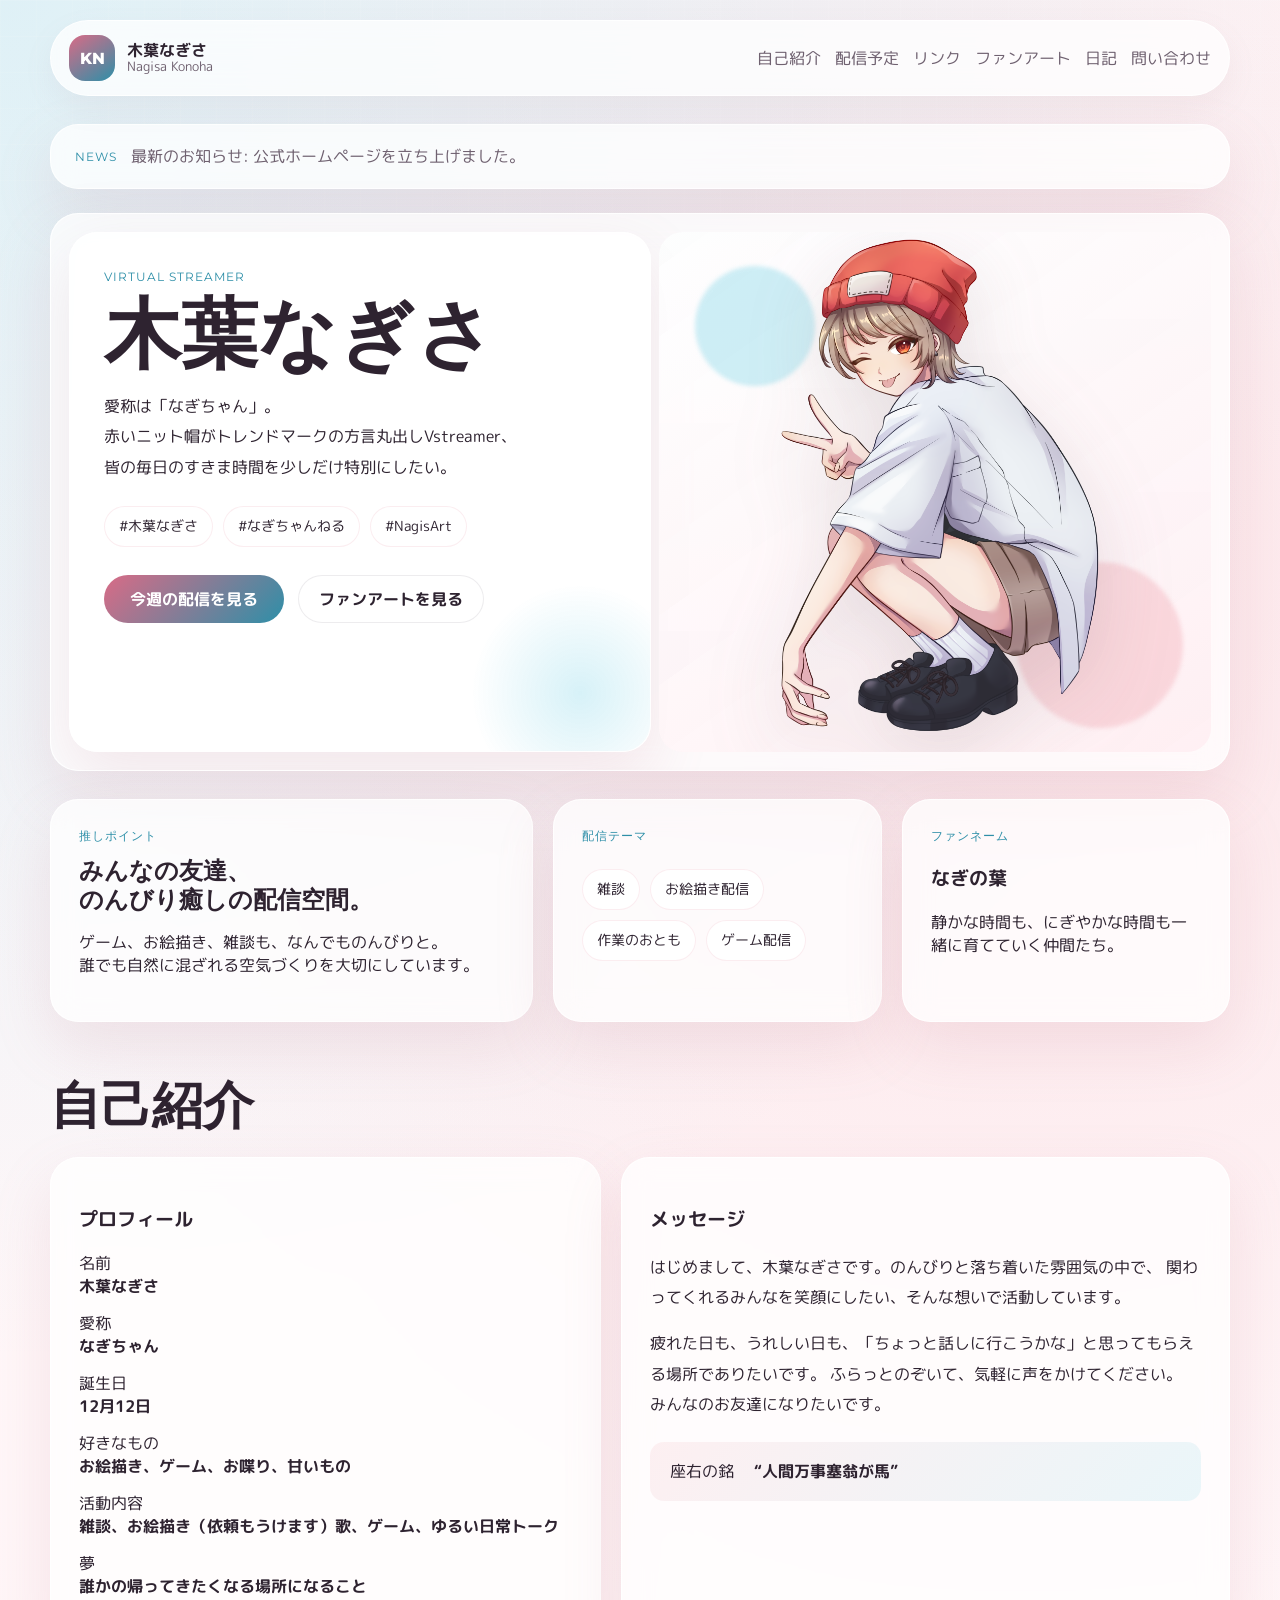
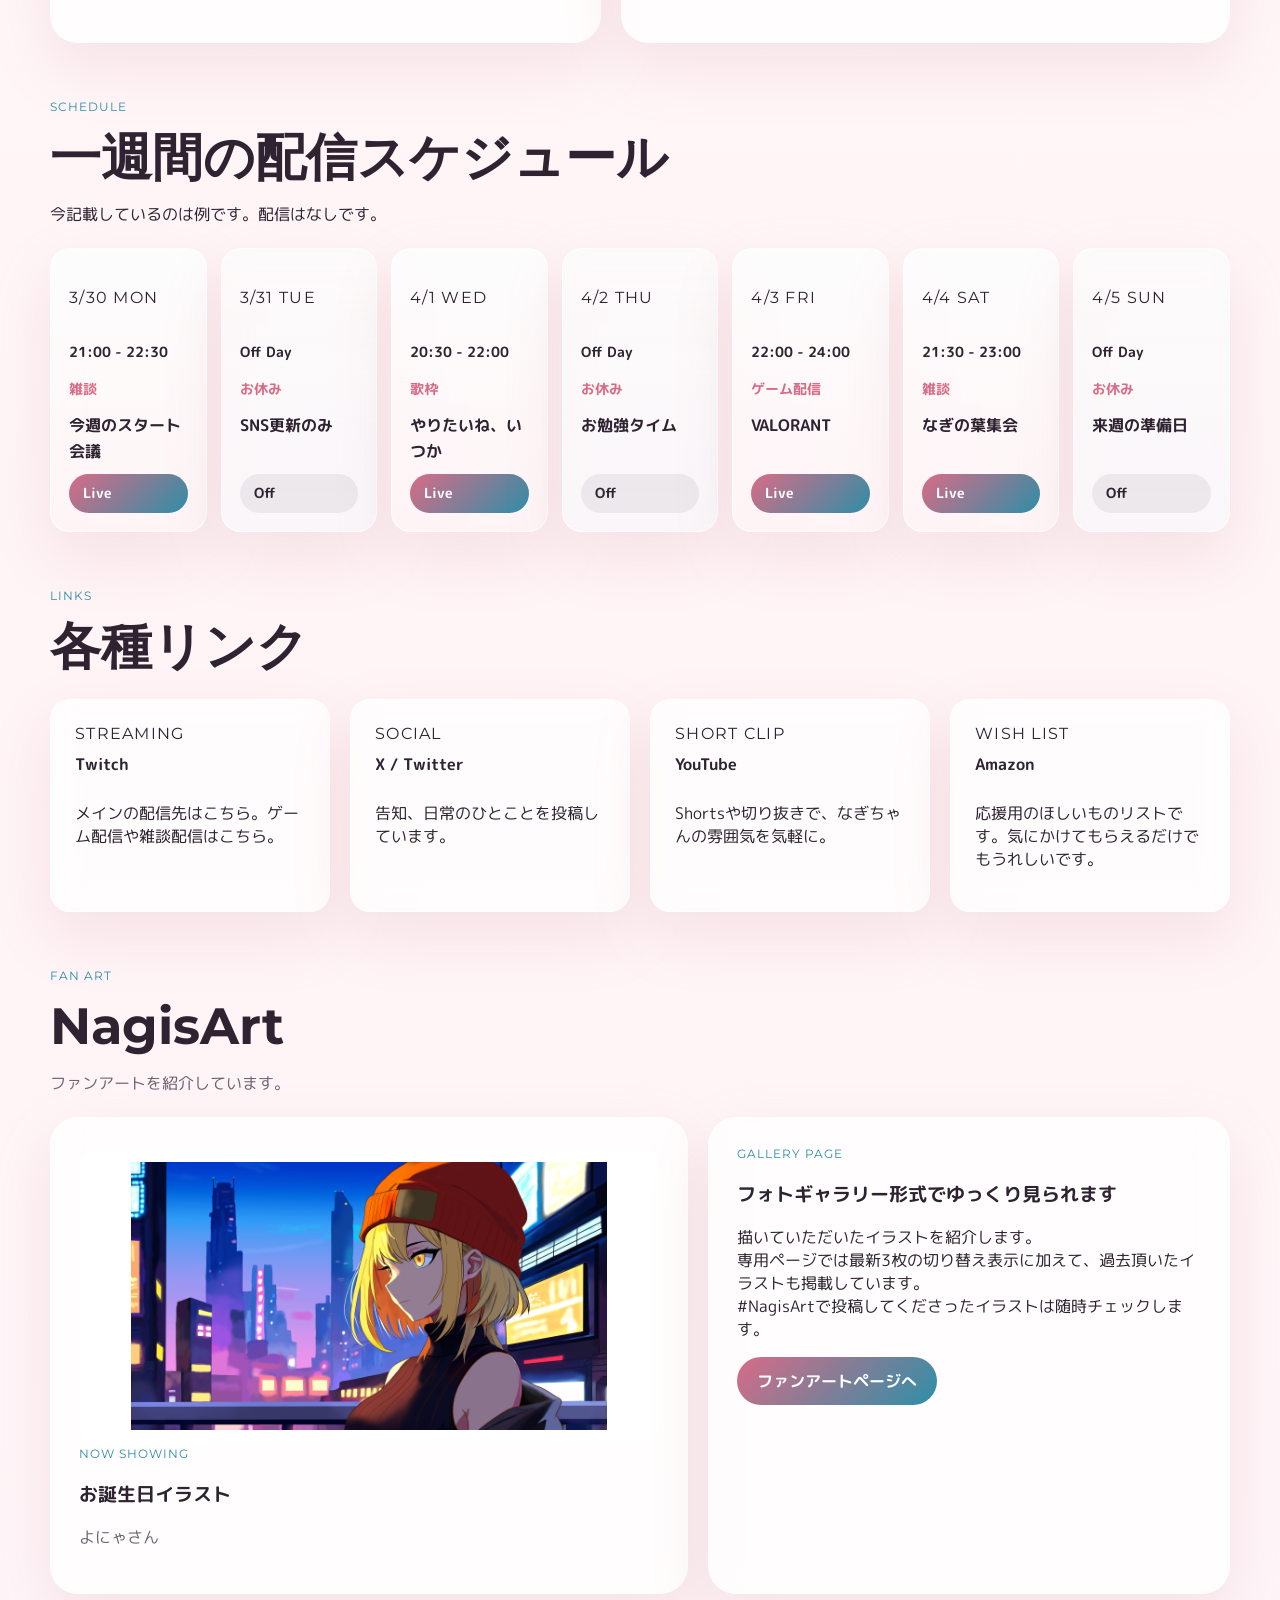
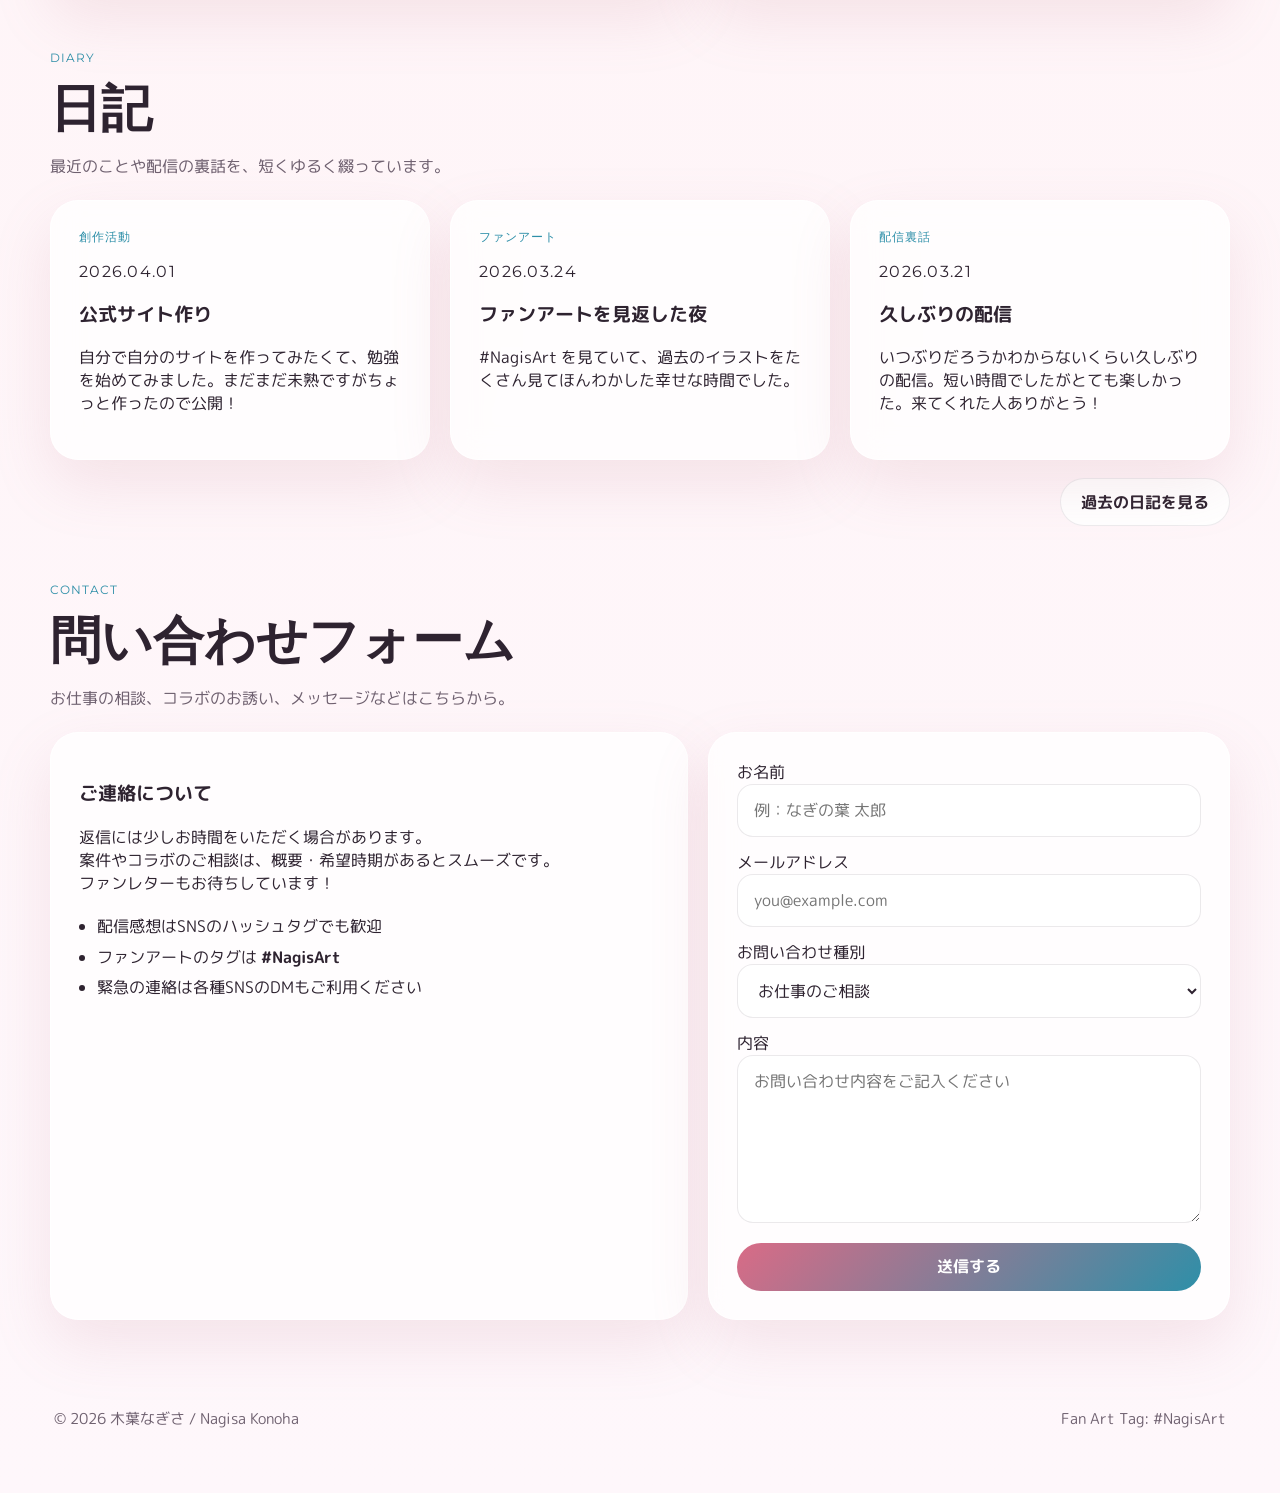
<file: index.html>
<!DOCTYPE html>
<html lang="ja">
  <head>
    <meta charset="UTF-8" />
    <meta name="viewport" content="width=device-width, initial-scale=1.0" />
    <title>木葉なぎさ | 公式プロフィールサイト</title>
    <meta
      name="description"
      content="Vtuber 木葉なぎさ（なぎちゃん）の自己紹介、配信スケジュール、各種リンク、日記、問い合わせをまとめたプロフィールサイト。"
    />
    <link rel="preconnect" href="https://fonts.googleapis.com" />
    <link rel="preconnect" href="https://fonts.gstatic.com" crossorigin />
    <link
      href="https://fonts.googleapis.com/css2?family=M+PLUS+Rounded+1c:wght@400;500;700;800&family=Montserrat:wght@500;700;800&display=swap"
      rel="stylesheet"
    />
    <link rel="stylesheet" href="./styles.css" />
  </head>
  <body>
    <div class="page-shell">
      <header class="site-header">
        <a class="brand" href="#top">
          <span class="brand-mark">KN</span>
          <span class="brand-text">
            <strong>木葉なぎさ</strong>
            <small>Nagisa Konoha</small>
          </span>
        </a>
        <nav class="site-nav" aria-label="主要メニュー">
          <a href="#about">自己紹介</a>
          <a href="#schedule">配信予定</a>
          <a href="#links">リンク</a>
          <a href="./fanart.html">ファンアート</a>
          <a href="./diary.html">日記</a>
          <a href="#contact">問い合わせ</a>
        </nav>
      </header>

      <main id="top">
        <section class="notice-strip card" aria-label="お知らせ">
          <p class="panel-label">News</p>
          <p class="notice-text">最新のお知らせ: 公式ホームページを立ち上げました。</p>
        </section>

        <section class="hero hero-unified">
          <div class="hero-card hero-merged-card">
            <div class="hero-copy">
              <p class="eyebrow">Virtual Streamer</p>
              <h1>木葉なぎさ</h1>
              <p class="hero-subtitle">
                愛称は「なぎちゃん」。<br />
                赤いニット帽がトレンドマークの方言丸出しVstreamer、
                <br />皆の毎日のすきま時間を少しだけ特別にしたい。
              </p>

              <div class="hero-tags" aria-label="ハッシュタグ">
                <span>#木葉なぎさ</span>
                <span>#なぎちゃんねる</span>
                <span>#NagisArt</span>
              </div>

              <div class="hero-actions">
                <a class="button button-primary" href="#schedule">今週の配信を見る</a>
                <a class="button button-secondary" href="./fanart.html">ファンアートを見る</a>
              </div>
            </div>

            <div class="hero-visual-card hero-visual-only">
              <div class="hero-portrait">
                <div class="portrait-orb orb-one"></div>
                <div class="portrait-orb orb-two"></div>
                <img
                  class="hero-standing-image"
                  src="./assets/nagisa-standing.png"
                  alt="木葉なぎさの立ち絵"
                />
              </div>
            </div>
          </div>
        </section>

        <section class="quick-panels">
          <article class="panel info-panel">
            <p class="panel-label">推しポイント</p>
            <h2>みんなの友達、<br />のんびり癒しの配信空間。</h2>
            <p>
              ゲーム、お絵描き、雑談も、なんでものんびりと。
              <br />誰でも自然に混ざれる空気づくりを大切にしています。
            </p>
          </article>

          <article class="panel mini-card">
            <p class="panel-label">配信テーマ</p>
            <ul class="chip-list">
              <li>雑談</li>
              <li>お絵描き配信</li>
              <li>作業のおとも</li>
              <li>ゲーム配信</li>
            </ul>
          </article>

          <article class="panel mini-card">
            <p class="panel-label">ファンネーム</p>
            <h3>なぎの葉</h3>
            <p>静かな時間も、にぎやかな時間も一緒に育てていく仲間たち。</p>
          </article>
        </section>

        <section class="section" id="about">
          <div class="section-heading">
            <h2>自己紹介</h2>
          </div>

          <div class="about-grid">
            <article class="card profile-card">
              <h3>プロフィール</h3>
              <dl class="profile-list">
                <div>
                  <dt>名前</dt>
                  <dd>木葉なぎさ</dd>
                </div>
                <div>
                  <dt>愛称</dt>
                  <dd>なぎちゃん</dd>
                </div>
                <div>
                  <dt>誕生日</dt>
                  <dd>12月12日</dd>
                </div>
                <div>
                  <dt>好きなもの</dt>
                  <dd>お絵描き、ゲーム、お喋り、甘いもの</dd>
                </div>
                <div>
                  <dt>活動内容</dt>
                  <dd>雑談、お絵描き（依頼もうけます）歌、ゲーム、ゆるい日常トーク</dd>
                </div>
                <div>
                  <dt>夢</dt>
                  <dd>誰かの帰ってきたくなる場所になること</dd>
                </div>
              </dl>
            </article>

            <article class="card message-card">
              <h3>メッセージ</h3>
              <p>
                はじめまして、木葉なぎさです。のんびりと落ち着いた雰囲気の中で、
                関わってくれるみんなを笑顔にしたい、そんな想いで活動しています。
              </p>
              <p>
                疲れた日も、うれしい日も、「ちょっと話しに行こうかな」と思ってもらえる場所でありたいです。
                ふらっとのぞいて、気軽に声をかけてください。
                みんなのお友達になりたいです。
              </p>
              <div class="quote-box">
                <span>座右の銘</span>
                <strong>　“人間万事塞翁が馬”</strong>
              </div>
            </article>
          </div>
        </section>

        <section class="section" id="schedule">
          <div class="section-heading">
            <p class="section-kicker">Schedule</p>
            <h2>一週間の配信スケジュール</h2>
            <p>今記載しているのは例です。配信はなしです。</p>
          </div>

          <div class="schedule-grid" id="schedule-grid">
            <article class="schedule-day live">
              <p class="schedule-date">3/30 Mon</p>
              <p class="schedule-time">21:00 - 22:30</p>
              <p class="schedule-category">雑談</p>
              <h3>今週のスタート会議</h3>
              <span class="status live">Live</span>
            </article>
            <article class="schedule-day off">
              <p class="schedule-date">3/31 Tue</p>
              <p class="schedule-time">Off Day</p>
              <p class="schedule-category">お休み</p>
              <h3>SNS更新のみ</h3>
              <span class="status off">Off</span>
            </article>
            <article class="schedule-day live">
              <p class="schedule-date">4/1 Wed</p>
              <p class="schedule-time">20:30 - 22:00</p>
              <p class="schedule-category">歌枠</p>
              <h3>やりたいね、いつか</h3>
              <span class="status live">Live</span>
            </article>
            <article class="schedule-day off">
              <p class="schedule-date">4/2 Thu</p>
              <p class="schedule-time">Off Day</p>
              <p class="schedule-category">お休み</p>
              <h3>お勉強タイム</h3>
              <span class="status off">Off</span>
            </article>
            <article class="schedule-day live">
              <p class="schedule-date">4/3 Fri</p>
              <p class="schedule-time">22:00 - 24:00</p>
              <p class="schedule-category">ゲーム配信</p>
              <h3>VALORANT</h3>
              <span class="status live">Live</span>
            </article>
            <article class="schedule-day live">
              <p class="schedule-date">4/4 Sat</p>
              <p class="schedule-time">21:30 - 23:00</p>
              <p class="schedule-category">雑談</p>
              <h3>なぎの葉集会</h3>
              <span class="status live">Live</span>
            </article>
            <article class="schedule-day off">
              <p class="schedule-date">4/5 Sun</p>
              <p class="schedule-time">Off Day</p>
              <p class="schedule-category">お休み</p>
              <h3>来週の準備日</h3>
              <span class="status off">Off</span>
            </article>
          </div>
        </section>

        <section class="section" id="links">
          <div class="section-heading">
            <p class="section-kicker">Links</p>
            <h2>各種リンク</h2>
          </div>

          <div class="link-grid">
            <a class="link-card" href="https://www.twitch.tv/na_kn0480" aria-label="Twitch" target="_blank" rel="noreferrer noopener">
              <span class="link-type">Streaming</span>
              <strong>Twitch</strong>
              <p>メインの配信先はこちら。ゲーム配信や雑談配信はこちら。</p>
            </a>
            <a class="link-card" href="https://x.com/na_kn0480" aria-label="X / Twitter" target="_blank" rel="noreferrer noopener">
              <span class="link-type">Social</span>
              <strong>X / Twitter</strong>
              <p>告知、日常のひとことを投稿しています。</p>
            </a>
            <a class="link-card" href="https://www.youtube.com/@nakn1945" aria-label="YouTube" target="_blank" rel="noreferrer noopener">
              <span class="link-type">Short Clip</span>
              <strong>YouTube</strong>
              <p>Shortsや切り抜きで、なぎちゃんの雰囲気を気軽に。</p>
            </a>
            <a class="link-card" href="https://www.amazon.jp/hz/wishlist/ls/10HDTFAO8Y2AV?ref_=wl_share" aria-label="Amazon Wish List" target="_blank" rel="noreferrer noopener">
              <span class="link-type">Wish List</span>
              <strong>Amazon</strong>
              <p>応援用のほしいものリストです。気にかけてもらえるだけでもうれしいです。</p>
            </a>
          </div>
        </section>

        <section class="section" id="fanart-preview">
          <div class="section-heading">
            <p class="section-kicker">Fan Art</p>
            <h2>NagisArt</h2>
             <p class="section-description">
              ファンアートを紹介しています。
            </p>
          </div>

          <div class="fanart-preview-layout">
            <article class="fanart-slider-card card">
              <div class="fanart-slider" data-slider="fanart-preview" id="fanart-preview-slider"></div>
              <div class="fanart-slider-meta">
                <p class="panel-label">Now Showing</p>
                <h3 id="fanart-preview-title">読み込み中...</h3>
                <p id="fanart-preview-artist">Loading...</p>
              </div>
            </article>

            <article class="card fanart-preview-note">
              <p class="panel-label">Gallery Page</p>
              <h3>フォトギャラリー形式でゆっくり見られます</h3>
              <p>
                描いていただいたイラストを紹介します。
                <br />専用ページでは最新3枚の切り替え表示に加えて、過去頂いたイラストも掲載しています。
                <br />#NagisArtで投稿してくださったイラストは随時チェックします。
              </p>
              <a class="button button-primary" href="./fanart.html">ファンアートページへ</a>
            </article>
          </div>
        </section>

        <section class="section" id="diary">
          <div class="section-heading">
            <p class="section-kicker">Diary</p>
            <h2>日記</h2>
            <p class="section-description">最近のことや配信の裏話を、短くゆるく綴っています。</p>
          </div>

          <div class="diary-list" id="top-diary-list"></div>

          <div class="diary-link-row">
            <a class="button button-secondary" href="./diary.html">過去の日記を見る</a>
          </div>
        </section>

        <section class="section" id="contact">
          <div class="section-heading">
            <p class="section-kicker">Contact</p>
            <h2>問い合わせフォーム</h2>
            <p class="section-description">
              お仕事の相談、コラボのお誘い、メッセージなどはこちらから。
            </p>
          </div>

          <div class="contact-layout">
            <article class="contact-note card">
              <h3>ご連絡について</h3>
              <p>
                返信には少しお時間をいただく場合があります。
                <br />案件やコラボのご相談は、概要・希望時期があるとスムーズです。
                <br />ファンレターもお待ちしています！
              </p>
              <ul class="contact-points">
                <li>配信感想はSNSのハッシュタグでも歓迎</li>
                <li>ファンアートのタグは <strong>#NagisArt</strong></li>
                <li>緊急の連絡は各種SNSのDMもご利用ください</li>
              </ul>
            </article>

            <form class="contact-form card">
              <label>
                お名前
                <input type="text" name="name" placeholder="例：なぎの葉 太郎" />
              </label>
              <label>
                メールアドレス
                <input type="email" name="email" placeholder="you@example.com" />
              </label>
              <label>
                お問い合わせ種別
                <select name="type">
                  <option>お仕事のご相談</option>
                  <option>コラボのお誘い</option>
                  <option>応援メッセージ</option>
                  <option>その他</option>
                </select>
              </label>
              <label>
                内容
                <textarea
                  name="message"
                  rows="6"
                  placeholder="お問い合わせ内容をご記入ください"
                ></textarea>
              </label>
              <button class="button button-primary" type="submit">送信する</button>
            </form>
          </div>
        </section>
      </main>

      <footer class="site-footer">
        <p>© 2026 木葉なぎさ / Nagisa Konoha</p>
        <p>Fan Art Tag: #NagisArt</p>
      </footer>
    </div>

    <script src="./data/fanart.js"></script>
    <script src="./data/diary.js"></script>
    <script src="./script.js"></script>
  </body>
</html>
</file>
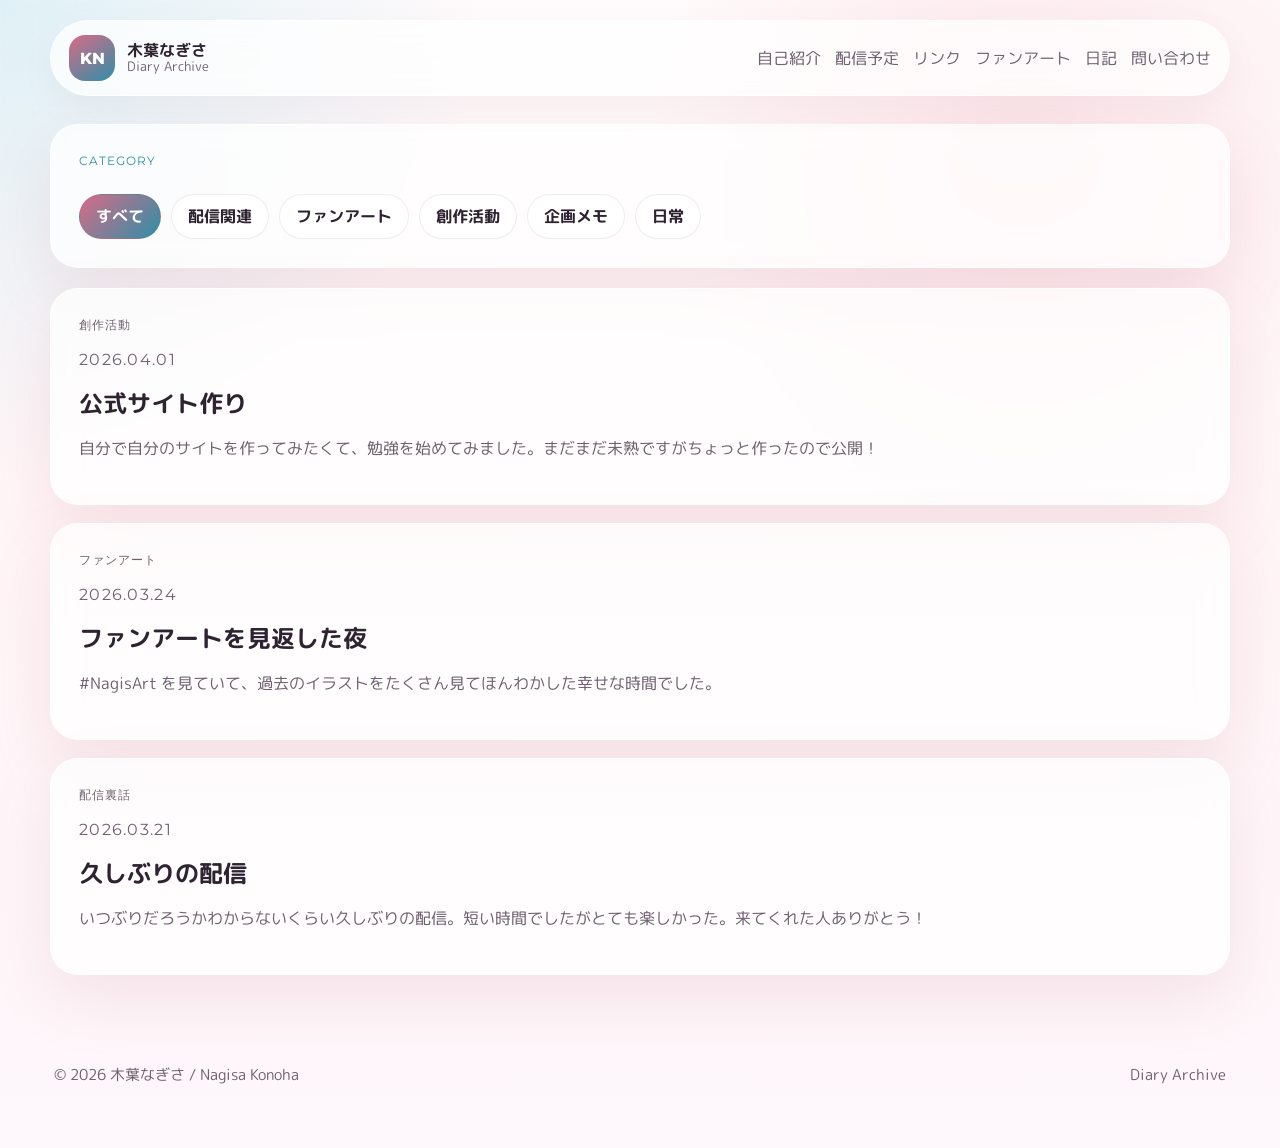
<file: diary.html>
<!DOCTYPE html>
<html lang="ja">
  <head>
    <meta charset="UTF-8" />
    <meta name="viewport" content="width=device-width, initial-scale=1.0" />
    <title>木葉なぎさ | 日記アーカイブ</title>
    <meta
      name="description"
      content="木葉なぎさの日記アーカイブ。カテゴリーで絞り込みながら、過去のブログや近況メモを読めます。"
    />
    <link rel="preconnect" href="https://fonts.googleapis.com" />
    <link rel="preconnect" href="https://fonts.gstatic.com" crossorigin />
    <link
      href="https://fonts.googleapis.com/css2?family=M+PLUS+Rounded+1c:wght@400;500;700;800&family=Montserrat:wght@500;700;800&display=swap"
      rel="stylesheet"
    />
    <link rel="stylesheet" href="./styles.css" />
  </head>
  <body>
    <div class="page-shell">
      <header class="site-header">
        <a class="brand" href="./index.html">
          <span class="brand-mark">KN</span>
          <span class="brand-text">
            <strong>木葉なぎさ</strong>
            <small>Diary Archive</small>
          </span>
        </a>
        <nav class="site-nav" aria-label="主要メニュー">
          <a href="./index.html#about">自己紹介</a>
          <a href="./index.html#schedule">配信予定</a>
          <a href="./index.html#links">リンク</a>
          <a href="./fanart.html">ファンアート</a>
          <a href="./diary.html">日記</a>
          <a href="./index.html#contact">問い合わせ</a>
        </nav>
      </header>

      <main>
        <section class="section">
          <div class="diary-filter card">
            <div class="diary-filter-row">
              <p class="panel-label">Category</p>
              <div class="category-chips">
                <button class="category-chip is-active" type="button" data-category="all">すべて</button>
                <button class="category-chip" type="button" data-category="配信関連">配信関連</button>
                <button class="category-chip" type="button" data-category="ファンアート">ファンアート</button>
                <button class="category-chip" type="button" data-category="創作活動">創作活動</button>
                <button class="category-chip" type="button" data-category="企画メモ">企画メモ</button>
                <button class="category-chip" type="button" data-category="日常">日常</button>
              </div>
            </div>
          </div>

          <div class="archive-diary-list" id="archive-diary-list"></div>
        </section>
      </main>

      <footer class="site-footer">
        <p>© 2026 木葉なぎさ / Nagisa Konoha</p>
        <p>Diary Archive</p>
      </footer>
    </div>

    <script src="./data/fanart.js"></script>
    <script src="./data/diary.js"></script>
    <script src="./script.js"></script>
  </body>
</html>
</file>
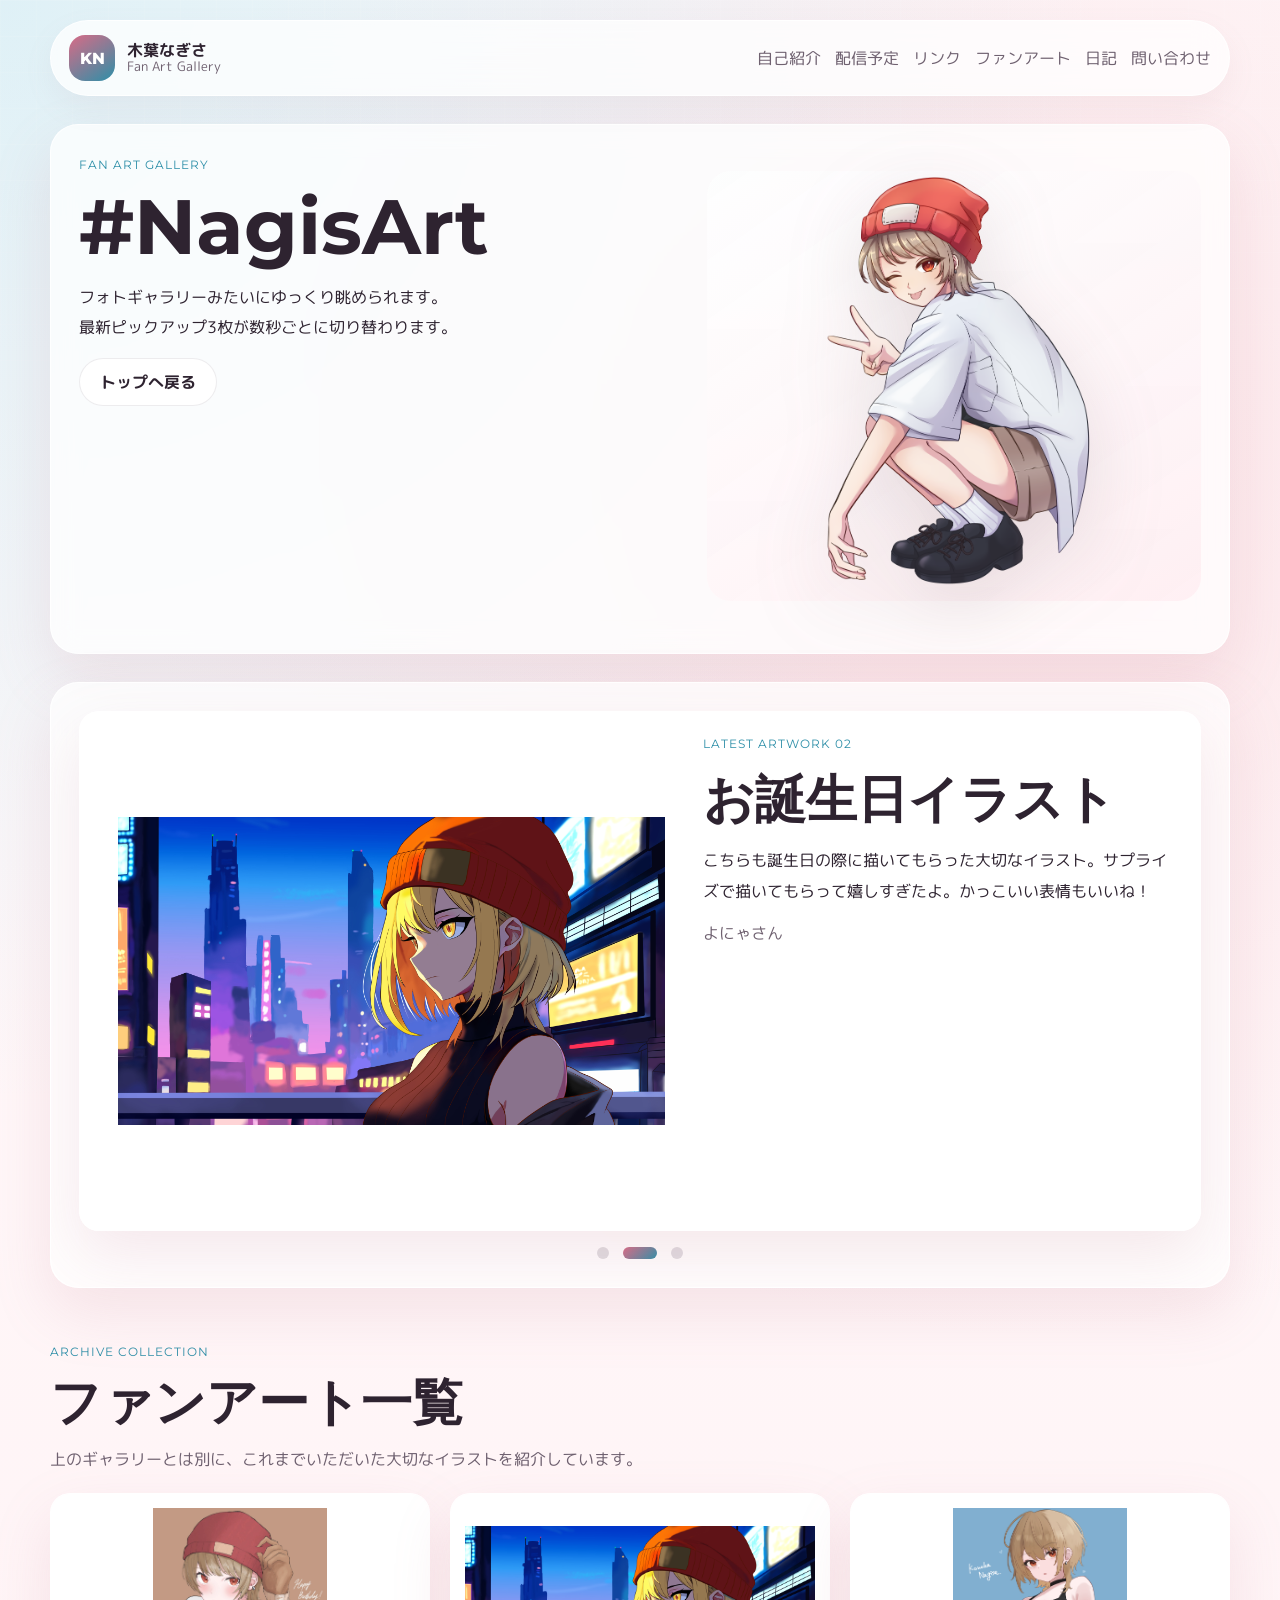
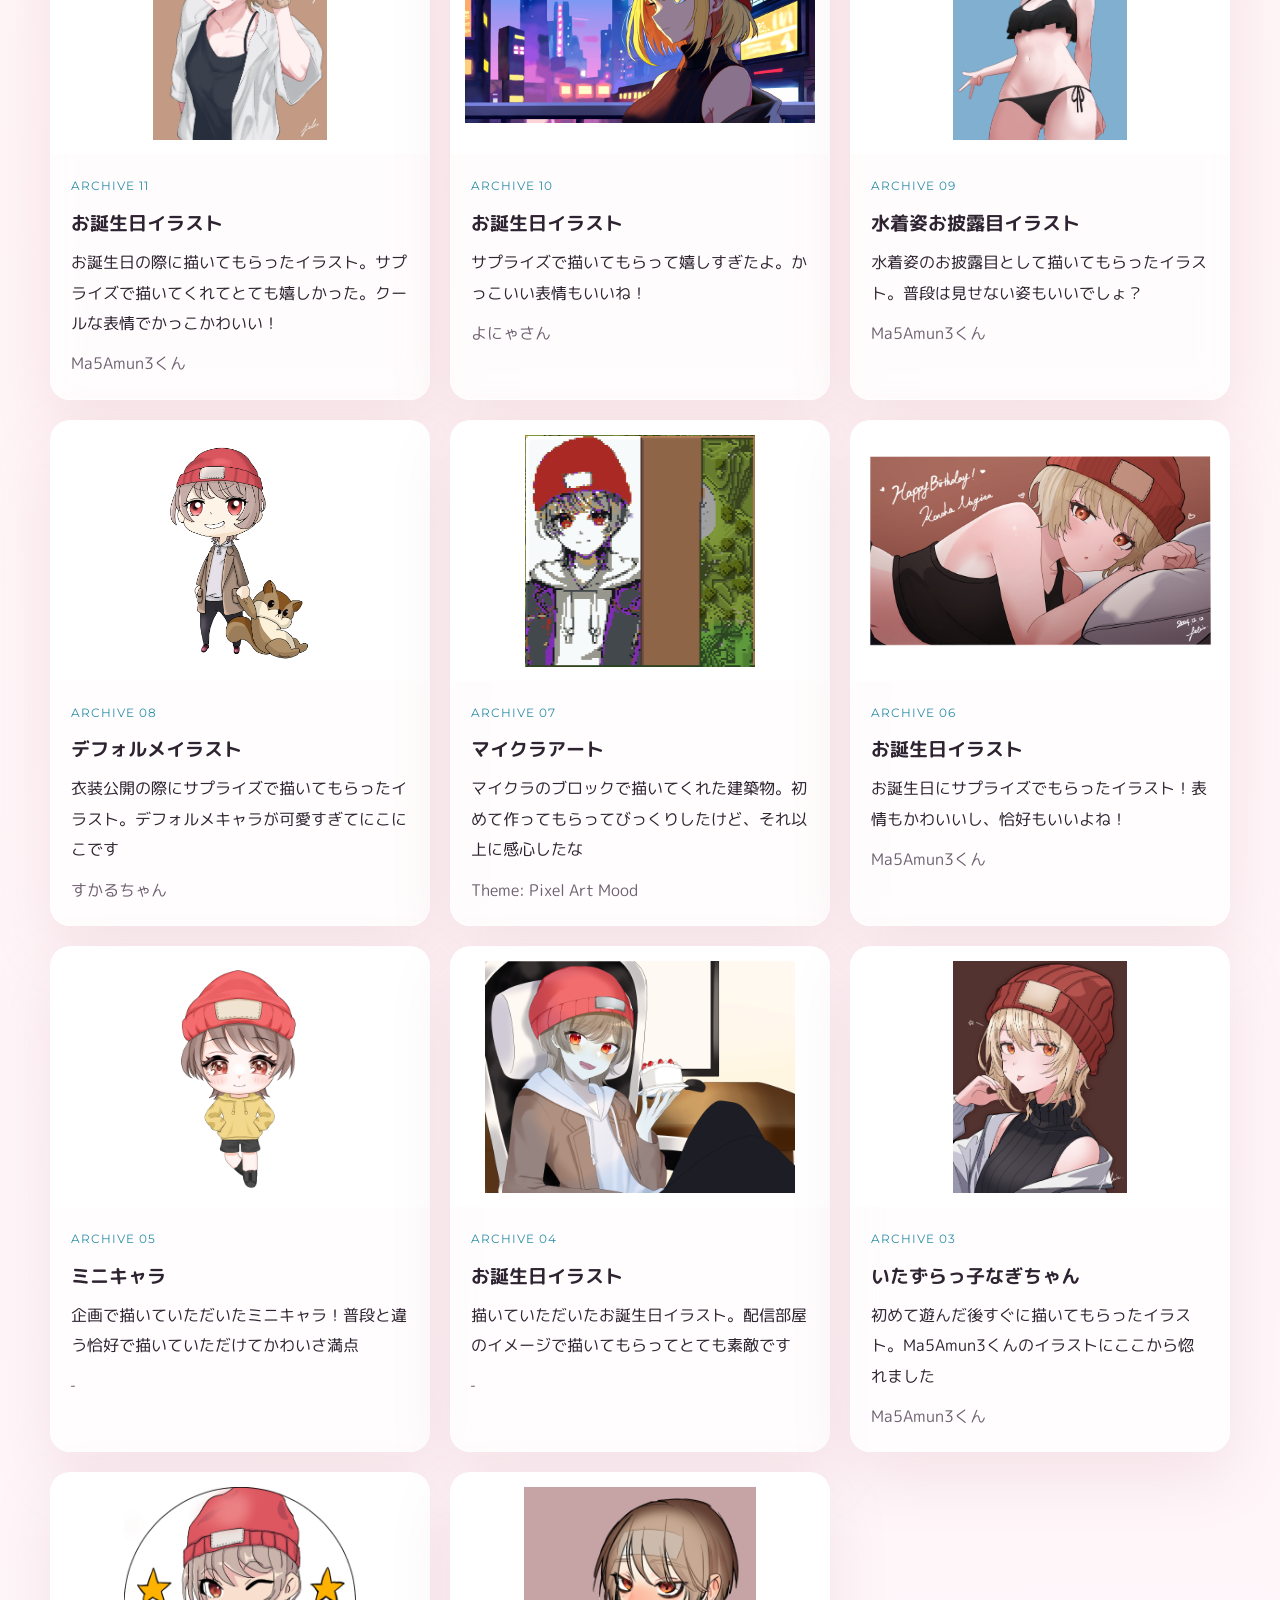
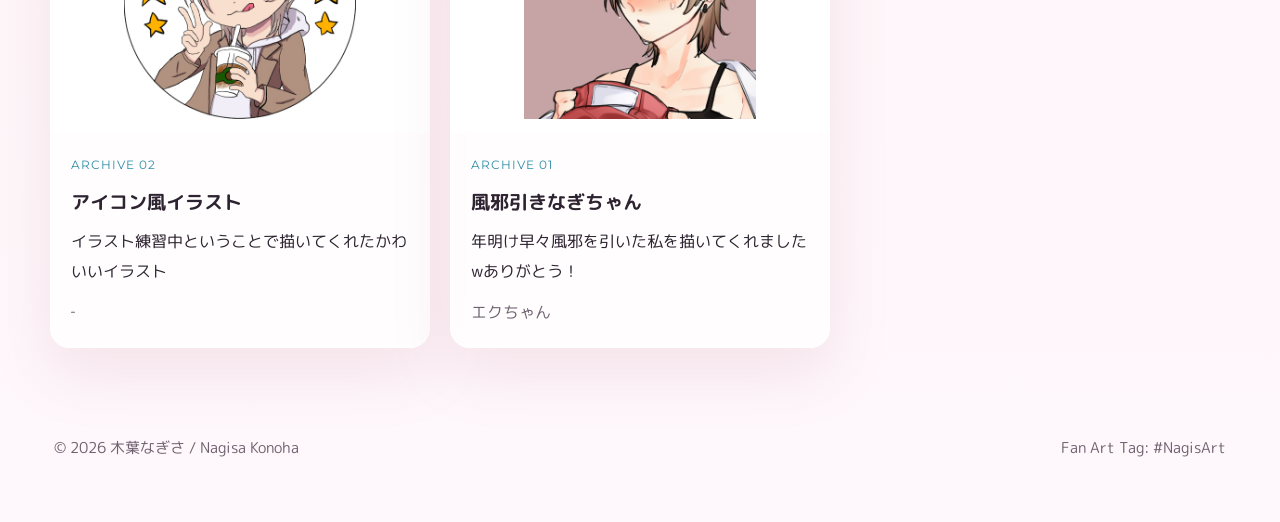
<file: fanart.html>
<!DOCTYPE html>
<html lang="ja">
  <head>
    <meta charset="UTF-8" />
    <meta name="viewport" content="width=device-width, initial-scale=1.0" />
    <title>木葉なぎさ | ファンアートギャラリー</title>
    <meta
      name="description"
      content="木葉なぎさのファンアートギャラリー。#NagisArt の最新ピックアップと作品紹介をまとめたページ。"
    />
    <link rel="preconnect" href="https://fonts.googleapis.com" />
    <link rel="preconnect" href="https://fonts.gstatic.com" crossorigin />
    <link
      href="https://fonts.googleapis.com/css2?family=M+PLUS+Rounded+1c:wght@400;500;700;800&family=Montserrat:wght@500;700;800&display=swap"
      rel="stylesheet"
    />
    <link rel="stylesheet" href="./styles.css" />
  </head>
  <body>
    <div class="page-shell">
      <header class="site-header">
        <a class="brand" href="./index.html">
          <span class="brand-mark">KN</span>
          <span class="brand-text">
            <strong>木葉なぎさ</strong>
            <small>Fan Art Gallery</small>
          </span>
        </a>
        <nav class="site-nav" aria-label="主要メニュー">
          <a href="./index.html#about">自己紹介</a>
          <a href="./index.html#schedule">配信予定</a>
          <a href="./index.html#links">リンク</a>
          <a href="./fanart.html">ファンアート</a>
          <a href="./diary.html">日記</a>
          <a href="./index.html#contact">問い合わせ</a>
        </nav>
      </header>

      <main>
        <section class="gallery-hero card">
          <div class="gallery-hero-copy">
            <p class="eyebrow">Fan Art Gallery</p>
            <h1>#NagisArt</h1>
            <p>
              フォトギャラリーみたいにゆっくり眺められます。
              <br />最新ピックアップ3枚が数秒ごとに切り替わります。
            </p>
            <a class="button button-secondary" href="./index.html">トップへ戻る</a>
          </div>

          <div class="gallery-hero-side"> 
            <img src="./assets/nagisa-standing.png" alt="木葉なぎさの立ち絵" />
          </div>
        </section>

        <section class="section">
          <div class="gallery-slider card">
            <div class="gallery-stage" data-slider="fanart-gallery" id="fanart-gallery-stage"></div>

            <div class="gallery-dots" aria-label="ギャラリー切り替え" id="fanart-gallery-dots"></div>
          </div>
        </section>

        <section class="section">
          <div class="section-heading">
            <p class="section-kicker">Archive Collection</p>
            <h2>ファンアート一覧</h2>
            <p class="section-description">
              上のギャラリーとは別に、これまでいただいた大切なイラストを紹介しています。
            </p>
          </div>

          <div class="artwork-list" id="fanart-archive-list"></div>
        </section>
      </main>

      <footer class="site-footer">
        <p>© 2026 木葉なぎさ / Nagisa Konoha</p>
        <p>Fan Art Tag: #NagisArt</p>
      </footer>
    </div>

    <script src="./data/fanart.js"></script>
    <script src="./data/diary.js"></script>
    <script src="./script.js"></script>
  </body>
</html>
</file>
<file: styles.css>
:root {
  --bg: #fff7f8;
  --surface: rgba(255, 255, 255, 0.74);
  --text: #2e2330;
  --muted: #6f6170;
  --line: rgba(111, 97, 112, 0.14);
  --primary-deep: #d96b86;
  --accent: #8bd8ea;
  --accent-deep: #2e8fa8;
  --shadow: 0 24px 60px rgba(190, 122, 140, 0.16);
  --radius-lg: 28px;
  --radius-md: 20px;
  --radius-sm: 14px;
}

* {
  box-sizing: border-box;
}

html {
  scroll-behavior: smooth;
}

body {
  margin: 0;
  font-family: "M PLUS Rounded 1c", sans-serif;
  color: var(--text);
  background:
    radial-gradient(circle at top left, rgba(139, 216, 234, 0.28), transparent 28%),
    radial-gradient(circle at 80% 12%, rgba(244, 180, 190, 0.28), transparent 26%),
    linear-gradient(180deg, #fffafb 0%, #fff4f6 48%, #fef7fb 100%);
}

body::before {
  content: "";
  position: fixed;
  inset: 0;
  background-image:
    linear-gradient(rgba(255, 255, 255, 0.2) 1px, transparent 1px),
    linear-gradient(90deg, rgba(255, 255, 255, 0.18) 1px, transparent 1px);
  background-size: 36px 36px;
  mask-image: linear-gradient(180deg, rgba(0, 0, 0, 0.5), transparent 75%);
  pointer-events: none;
  z-index: -1;
}

a {
  color: inherit;
  text-decoration: none;
}

img {
  display: block;
  max-width: 100%;
}

.page-shell {
  width: min(1180px, calc(100% - 32px));
  margin: 0 auto;
  padding-bottom: 48px;
}

.site-header {
  position: sticky;
  top: 16px;
  z-index: 20;
  display: flex;
  align-items: center;
  justify-content: space-between;
  gap: 20px;
  margin: 20px 0 28px;
  padding: 14px 18px;
  background: rgba(255, 255, 255, 0.75);
  border: 1px solid rgba(255, 255, 255, 0.8);
  border-radius: 999px;
  backdrop-filter: blur(16px);
  box-shadow: 0 12px 30px rgba(161, 131, 140, 0.08);
}

.brand {
  display: inline-flex;
  align-items: center;
  gap: 12px;
}

.brand-mark {
  display: grid;
  place-items: center;
  width: 46px;
  height: 46px;
  font-family: "Montserrat", sans-serif;
  font-weight: 800;
  color: #fff;
  background: linear-gradient(145deg, var(--primary-deep), var(--accent-deep));
  border-radius: 16px;
}

.brand-text {
  display: flex;
  flex-direction: column;
  line-height: 1.1;
}

.brand-text strong {
  font-size: 0.98rem;
}

.brand-text small,
.site-nav a,
.section-description,
.form-note,
.site-footer,
.artwork-meta,
.fanart-slider-meta p:last-child,
.gallery-slide-copy span {
  color: var(--muted);
}

.site-nav {
  display: flex;
  flex-wrap: wrap;
  justify-content: flex-end;
  gap: 14px;
}

.site-nav a:hover {
  color: var(--accent-deep);
}

.hero,
.gallery-hero {
  display: grid;
  grid-template-columns: 1.1fr 0.9fr;
  gap: 24px;
  align-items: stretch;
  margin-bottom: 28px;
}

.hero-unified {
  display: block;
}

.hero-copy,
.hero-card,
.panel,
.card,
.link-card,
.schedule-day,
.gallery-slide,
.artwork-card {
  background: var(--surface);
  border: 1px solid rgba(255, 255, 255, 0.8);
  backdrop-filter: blur(14px);
  box-shadow: var(--shadow);
}

.hero-copy,
.hero-card,
.gallery-hero,
.gallery-slider,
.panel,
.card {
  border-radius: var(--radius-lg);
}

.hero-copy,
.panel,
.card,
.gallery-hero,
.gallery-slider {
  padding: 28px;
}

.hero-copy {
  padding: 36px 34px;
}

.hero-copy {
  position: relative;
  overflow: hidden;
}

.hero-copy::after {
  content: "";
  position: absolute;
  right: -40px;
  bottom: -52px;
  width: 220px;
  height: 220px;
  background: radial-gradient(circle, rgba(139, 216, 234, 0.35), transparent 70%);
}

.hero-merged-card {
  display: grid;
  grid-template-columns: 1fr 0.95fr;
  gap: 8px;
  padding: 18px;
}

.eyebrow,
.section-kicker,
.panel-label,
.link-type,
.diary-date,
.schedule-date {
  font-family: "Montserrat", sans-serif;
  letter-spacing: 0.08em;
  text-transform: uppercase;
}

.eyebrow,
.section-kicker,
.panel-label {
  margin: 0 0 12px;
  color: var(--accent-deep);
  font-size: 0.78rem;
}

.hero h1,
.gallery-hero h1,
.section-heading h2,
.gallery-slide-copy h2,
.info-panel h2 {
  margin: 0;
  font-family: "Montserrat", sans-serif;
}

.hero h1,
.gallery-hero h1 {
  font-size: clamp(3rem, 6vw, 5.4rem);
  line-height: 1;
}

.hero-subtitle,
.gallery-hero-copy p,
.schedule-day p,
.message-card p,
.gallery-slide-copy p,
.artwork-card p {
  line-height: 1.9;
}

.schedule-time,
.schedule-category {
  margin: 0;
  font-size: 0.88rem;
  font-weight: 700;
  line-height: 1.5;
}

.schedule-time {
  color: var(--text);
}

.schedule-category {
  color: var(--primary-deep);
}

.hero-subtitle {
  max-width: 30rem;
  margin: 18px 0 0;
}

.hero-tags,
.chip-list {
  display: flex;
  flex-wrap: wrap;
  gap: 10px;
  padding: 0;
  margin: 24px 0 0;
  list-style: none;
}

.hero-tags span,
.chip-list li,
.status-badge,
.status,
.tag-badge {
  display: inline-flex;
  align-items: center;
  padding: 9px 14px;
  border-radius: 999px;
  font-size: 0.88rem;
}

.hero-tags span,
.chip-list li {
  background: rgba(255, 255, 255, 0.85);
  border: 1px solid rgba(217, 107, 134, 0.12);
}

.hero-actions,
.gallery-dots {
  display: flex;
  flex-wrap: wrap;
  gap: 14px;
}

.hero-actions {
  margin-top: 28px;
}

.hero-actions .button {
  min-width: 180px;
}

.button {
  display: inline-flex;
  align-items: center;
  justify-content: center;
  min-height: 48px;
  padding: 0 20px;
  border: 0;
  border-radius: 999px;
  font: inherit;
  font-weight: 700;
  cursor: pointer;
}

.button-primary {
  color: #fff;
  background: linear-gradient(135deg, var(--primary-deep), var(--accent-deep));
}

.button-secondary {
  color: var(--text);
  background: rgba(255, 255, 255, 0.92);
  border: 1px solid rgba(111, 97, 112, 0.12);
}

.hero-card,
.gallery-hero,
.gallery-slider {
  position: relative;
  overflow: hidden;
}

.hero-visual-only {
  padding: 0;
  background: transparent;
  border: 0;
  box-shadow: none;
  backdrop-filter: none;
}

.status-badge,
.tag-badge {
  width: fit-content;
  color: var(--accent-deep);
  background: rgba(139, 216, 234, 0.18);
  border: 1px solid rgba(139, 216, 234, 0.3);
}

.hero-portrait,
.gallery-hero-side {
  position: relative;
  display: grid;
  place-items: center;
  min-height: 320px;
  margin: 18px 0 24px;
  border-radius: 24px;
  background:
    linear-gradient(145deg, rgba(255, 255, 255, 0.9), rgba(255, 239, 243, 0.85)),
    linear-gradient(180deg, rgba(139, 216, 234, 0.1), rgba(244, 180, 190, 0.16));
}

.notice-strip {
  display: flex;
  align-items: center;
  gap: 14px;
  margin-bottom: 24px;
  padding: 18px 24px;
}

.notice-strip .panel-label,
.notice-text {
  margin: 0;
}

.notice-text {
  line-height: 1.7;
}

.hero-portrait {
  overflow: hidden;
  margin: 0;
  min-height: 100%;
}

.portrait-orb {
  position: absolute;
  border-radius: 50%;
  filter: blur(2px);
}

.orb-one {
  width: 120px;
  height: 120px;
  top: 34px;
  left: 36px;
  background: rgba(139, 216, 234, 0.42);
}

.orb-two {
  width: 166px;
  height: 166px;
  right: 28px;
  bottom: 24px;
  background: rgba(244, 180, 190, 0.44);
}

.hero-standing-image,
.gallery-hero-side img {
  position: relative;
  z-index: 1;
  max-height: 430px;
  object-fit: contain;
  filter: drop-shadow(0 24px 36px rgba(124, 99, 106, 0.18));
}

.hero-visual-only .hero-standing-image {
  max-height: 520px;
}

.hero-stats,
.profile-list,
.contact-form {
  display: grid;
  gap: 14px;
}

.hero-stats dd,
.profile-list dd {
  margin: 0;
  font-weight: 700;
}

.quick-panels,
.about-grid,
.link-grid,
.contact-layout,
.fanart-preview-layout,
.diary-list,
.artwork-list {
  display: grid;
  gap: 20px;
}

.quick-panels {
  grid-template-columns: 1.25fr 0.85fr 0.85fr;
  margin-bottom: 52px;
}

.about-grid {
  grid-template-columns: 0.95fr 1.05fr;
}

.link-grid {
  grid-template-columns: repeat(4, 1fr);
}

.fanart-preview-layout,
.contact-layout {
  grid-template-columns: 1.1fr 0.9fr;
}

.diary-list {
  grid-template-columns: repeat(3, 1fr);
}

.gallery-slide,
.artwork-card,
.schedule-day,
.link-card {
  border-radius: var(--radius-md);
}

.link-card {
  display: flex;
  flex-direction: column;
  gap: 10px;
  padding: 24px;
}

.info-panel h2,
.section-heading h2,
.gallery-slide-copy h2 {
  line-height: 1.2;
}

.section {
  margin-bottom: 56px;
}

.section-heading {
  margin-bottom: 22px;
}

.section-heading h2,
.gallery-slide-copy h2 {
  font-size: clamp(2rem, 4vw, 3.2rem);
}

.quote-box {
  margin-top: 22px;
  padding: 18px 20px;
  border-radius: var(--radius-sm);
  background: linear-gradient(135deg, rgba(244, 180, 190, 0.18), rgba(139, 216, 234, 0.18));
}

.schedule-grid {
  display: grid;
  grid-template-columns: repeat(7, 1fr);
  gap: 14px;
}

.schedule-day {
  display: flex;
  flex-direction: column;
  gap: 10px;
  min-height: 220px;
  padding: 18px;
}

.schedule-day h3 {
  margin: 0;
  font-size: 1rem;
  line-height: 1.6;
}

.schedule-day.live {
  background:
    linear-gradient(180deg, rgba(255, 255, 255, 0.82), rgba(255, 245, 247, 0.82)),
    linear-gradient(180deg, rgba(139, 216, 234, 0.08), rgba(244, 180, 190, 0.08));
}

.schedule-day.off {
  background:
    linear-gradient(180deg, rgba(255, 255, 255, 0.7), rgba(250, 248, 251, 0.84)),
    linear-gradient(180deg, rgba(111, 97, 112, 0.04), rgba(111, 97, 112, 0.04));
}

.status {
  margin-top: auto;
  font-weight: 700;
}

.status.live {
  color: #fff;
  background: linear-gradient(135deg, var(--primary-deep), var(--accent-deep));
}

.status.off {
  background: rgba(111, 97, 112, 0.1);
}

.fanart-slider {
  position: relative;
  min-height: 300px;
  border-radius: 22px;
  overflow: hidden;
  background: rgba(255, 255, 255, 0.58);
}

.fanart-slide,
.gallery-slide {
  opacity: 0;
  transition: opacity 0.7s ease, transform 0.7s ease;
}

.fanart-slide {
  position: absolute;
  inset: 0;
  transform: scale(1.02);
}

.fanart-slide.is-active,
.gallery-slide.is-active {
  opacity: 1;
  transform: none;
  z-index: 1;
}

.fanart-slide-art,
.gallery-slide-art,
.artwork-thumb {
  width: 100%;
  min-height: 300px;
  border-radius: 20px;
}

.gallery-slide-image,
.artwork-image,
.preview-slide-image {
  object-fit: contain;
  object-position: center;
  background: rgba(255, 255, 255, 0.92);
}

.gallery-stage {
  position: relative;
  min-height: 520px;
}

.gallery-slide {
  position: absolute;
  inset: 0;
  display: grid;
  grid-template-columns: 1.1fr 0.9fr;
  gap: 20px;
  padding: 20px;
  transform: translateY(8px);
}

.gallery-dots {
  justify-content: center;
  margin-top: 16px;
}

.gallery-dot {
  width: 12px;
  height: 12px;
  border: 0;
  border-radius: 999px;
  background: rgba(111, 97, 112, 0.22);
  cursor: pointer;
}

.gallery-dot.is-active {
  width: 34px;
  background: linear-gradient(135deg, var(--primary-deep), var(--accent-deep));
}

.artwork-card {
  display: flex;
  flex-direction: column;
  gap: 0;
  padding: 0;
}

.artwork-thumb {
  min-height: 220px;
  border-radius: 20px 20px 0 0;
}

.gallery-slide-image {
  height: 100%;
  padding: 18px;
}

.preview-slide-image {
  height: 100%;
  padding: 16px;
}

.artwork-image {
  height: 260px;
  padding: 14px;
}

.visual-a {
  background:
    radial-gradient(circle at 25% 25%, rgba(139, 216, 234, 0.95), transparent 24%),
    linear-gradient(135deg, #ffdbe2, #8bd8ea 65%, #446f87);
}

.visual-b {
  background:
    radial-gradient(circle at 70% 30%, rgba(255, 255, 255, 0.85), transparent 14%),
    linear-gradient(135deg, #9fe7f7, #f8d0d8 58%, #ee94ad);
}

.visual-c {
  background:
    radial-gradient(circle at 40% 40%, rgba(255, 255, 255, 0.5), transparent 12%),
    linear-gradient(145deg, #c5eef5, #f1b3c2 44%, #6c95a6);
}

.contact-points {
  padding-left: 18px;
  line-height: 1.9;
}

.contact-form input,
.contact-form select,
.contact-form textarea {
  width: 100%;
  padding: 14px 16px;
  color: var(--text);
  font: inherit;
  background: rgba(255, 255, 255, 0.88);
  border: 1px solid var(--line);
  border-radius: 16px;
  outline: none;
}

.site-footer {
  display: flex;
  flex-wrap: wrap;
  justify-content: space-between;
  gap: 10px;
  padding: 18px 4px 0;
  font-size: 0.92rem;
}

.artwork-list {
  grid-template-columns: repeat(3, 1fr);
}

.artwork-body {
  display: grid;
  gap: 10px;
  padding: 20px;
}

.artwork-body h3 {
  margin: 0;
  font-size: 1.2rem;
}

.artwork-body p {
  margin: 0;
}

.diary-link-row {
  display: flex;
  justify-content: flex-end;
  margin-top: 18px;
}

.diary-side-card {
  padding: 24px;
}

.diary-side-copy {
  display: grid;
  gap: 8px;
  text-align: center;
}

.diary-side-copy p,
.archive-diary-card p,
.notice-text {
  color: var(--muted);
}

.diary-filter {
  margin-bottom: 20px;
}

.diary-filter-row {
  display: grid;
  gap: 14px;
}

.category-chips {
  display: flex;
  flex-wrap: wrap;
  gap: 10px;
}

.category-chip {
  padding: 10px 16px;
  color: var(--text);
  font: inherit;
  font-weight: 700;
  background: rgba(255, 255, 255, 0.88);
  border: 1px solid rgba(111, 97, 112, 0.12);
  border-radius: 999px;
  cursor: pointer;
}

.category-chip.is-active {
  color: #fff;
  background: linear-gradient(135deg, var(--primary-deep), var(--accent-deep));
}

.archive-diary-list {
  display: grid;
  gap: 18px;
}

.archive-diary-card h2 {
  margin: 0 0 10px;
  font-size: 1.5rem;
}

.archive-diary-card.is-hidden {
  display: none;
}

@media (max-width: 1100px) {
  .hero,
  .gallery-hero,
  .quick-panels,
  .about-grid,
  .link-grid,
  .fanart-preview-layout,
  .contact-layout,
  .diary-list,
  .gallery-slide,
  .artwork-card {
    grid-template-columns: 1fr;
  }

  .schedule-grid {
    grid-template-columns: repeat(2, 1fr);
  }

  .gallery-stage {
    min-height: 760px;
  }

  .artwork-list {
    grid-template-columns: 1fr;
  }

  .hero-merged-card {
    grid-template-columns: 1fr;
  }
}

@media (max-width: 760px) {
  .page-shell {
    width: min(100% - 20px, 1180px);
  }

  .site-header {
    position: static;
    flex-direction: column;
    align-items: stretch;
    border-radius: 26px;
  }

  .site-nav {
    justify-content: flex-start;
  }

  .hero-copy,
  .hero-card,
  .panel,
  .card,
  .gallery-hero,
  .gallery-slider {
    padding: 22px;
  }

  .hero-actions {
    flex-direction: column;
  }

  .button,
  .gallery-hero-copy .button {
    width: 100%;
  }

  .schedule-grid {
    grid-template-columns: 1fr;
  }

  .notice-strip {
    flex-direction: column;
    align-items: flex-start;
  }

  .schedule-day {
    min-height: auto;
  }

  .hero-standing-image,
  .gallery-hero-side img {
    max-height: 320px;
  }

  .gallery-stage {
    min-height: 680px;
  }

  .site-footer {
    flex-direction: column;
  }

  .diary-link-row {
    justify-content: stretch;
  }
}
</file>
